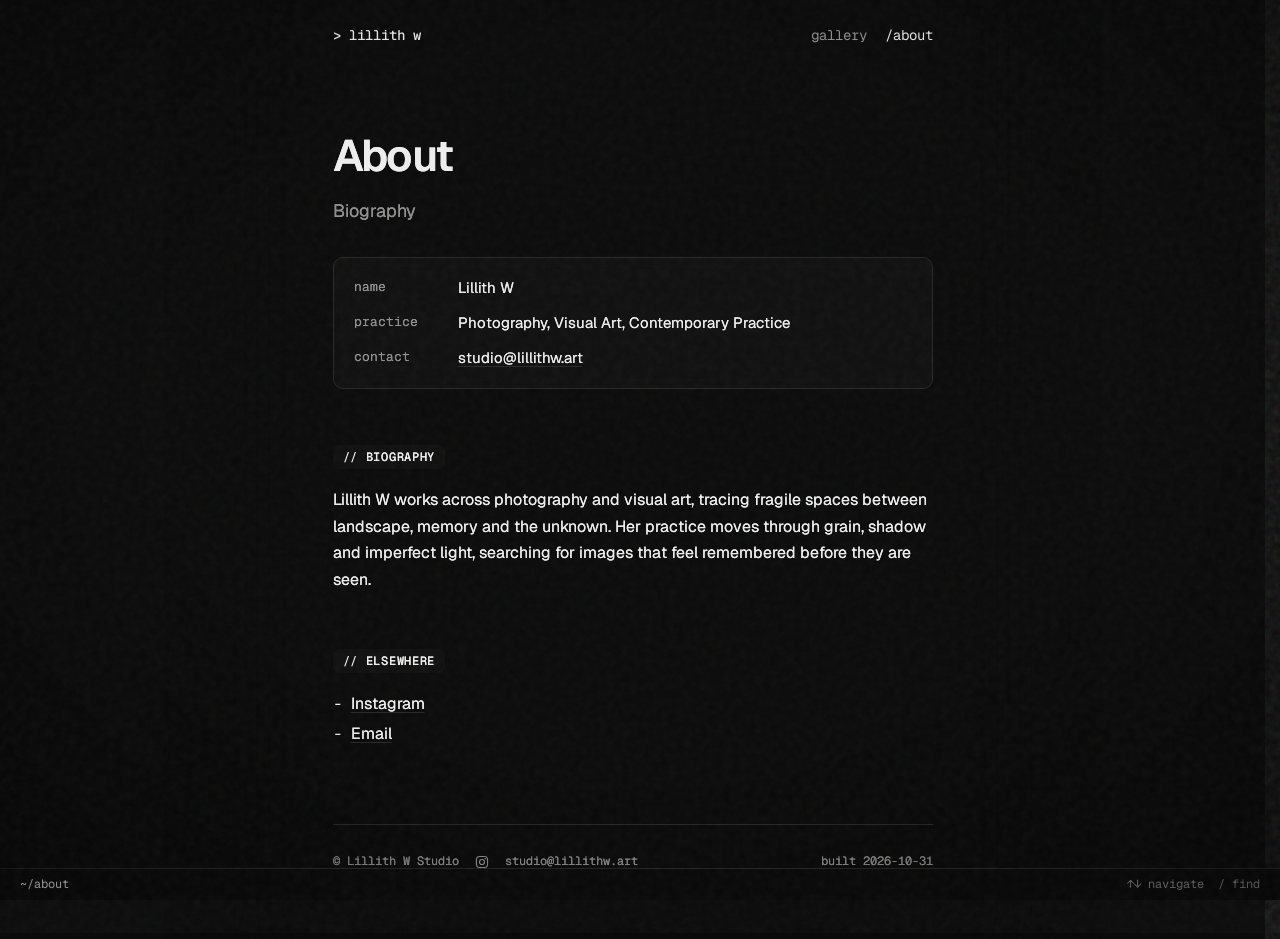
<file: about.html>
<!doctype html>
<html lang="en">
<head>
<meta charset="utf-8">
<meta name="viewport" content="width=device-width, initial-scale=1">
<script>
  // Hidden until the entrance effect (js/pagebits.js) brings it in, so it doesn't show then break apart.
  if (!matchMedia('(prefers-reduced-motion: reduce)').matches) document.documentElement.classList.add('entering');
</script>
<title>About · Lillith W</title>
<meta name="description" content="Lillith W works across photography and visual art.">
<meta property="og:title" content="About · Lillith W">
<meta property="og:description" content="Lillith W works across photography and visual art.">
<meta property="og:image" content="https://media.base44.com/images/public/6a7b7a45b68b1d4f8c360766/e4a142bd6_FW01.jpg/v1/fill/w_1200,h_630,al_c,q_85,enc_webp/e4a142bd6_FW01.webp">
<link rel="icon" href="favicon.svg" type="image/svg+xml">
<link rel="preconnect" href="https://fonts.googleapis.com">
<link rel="preconnect" href="https://fonts.gstatic.com" crossorigin>
<link href="https://fonts.googleapis.com/css2?family=Geist:wght@400;500;600&family=Geist+Mono:wght@400;500&display=swap" rel="stylesheet">
<link rel="stylesheet" href="css/site.css">
<script type="importmap">{ "imports": { "three": "https://cdn.jsdelivr.net/npm/three@0.170.0/build/three.module.js" } }</script>
<script type="module" src="js/main.js"></script>
</head>
<body>
<canvas class="backdrop" aria-hidden="true"></canvas>
<div class="wrap">
  <header class="site">
    <a class="home" href="./">lillith w</a>
    <nav>
      <a href="gallery.html">gallery</a>
      <a href="about.html" aria-current="page">about</a>
    </nav>
  </header>
  <main>
    <h1>About</h1>
    <p class="lede">Biography</p>
    <dl class="kv">
      <dt>name</dt><dd>Lillith W</dd>
      <dt>practice</dt><dd>Photography, Visual Art, Contemporary Practice</dd>
      <dt>contact</dt><dd><a href="mailto:studio@lillithw.art">studio@lillithw.art</a></dd>
    </dl>

    <h2 id="biography">Biography</h2>
    <p>Lillith W works across photography and visual art, tracing fragile spaces between landscape, memory and the unknown. Her practice moves through grain, shadow and imperfect light, searching for images that feel remembered before they are seen.</p>

    <h2 id="elsewhere">Elsewhere</h2>
    <ul class="plain">
      <li><a href="https://www.instagram.com/">Instagram</a></li>
      <li><a href="mailto:studio@lillithw.art">Email</a></li>
    </ul>
  </main>
  <footer class="site">
    <span class="foot">
      <span class="copy">© Lillith W Studio</span>
      <span class="socials"><a href="https://www.instagram.com/" rel="me" aria-label="instagram" title="instagram"><span class="logo" aria-hidden="true"><svg viewBox="0 0 24 24"><rect x="2.5" y="2.5" width="19" height="19" rx="5.5" fill="none" stroke="currentColor" stroke-width="2"/><circle cx="12" cy="12" r="4.3" fill="none" stroke="currentColor" stroke-width="2"/><circle cx="17.6" cy="6.4" r="1.3"/></svg></span></a></span>
      <a href="mailto:studio@lillithw.art">studio@lillithw.art</a>
    </span>
    <span class="meta">
      <button class="scene" type="button" title="next scene" hidden></button>
      <span class="built">built 2026-10-31</span>
    </span>
  </footer>
</div>
</body>
</html>
</file>
<file: css/site.css>
/* Dark, mono-accented, one narrow column floating over a live 3D backdrop. */
:root {
  --bg: #0a0a0a;
  --fg: #ececec;
  --muted: #8c8c8c;
  --faint: #262626;
  --soft: #141414;
  --accent: #e2e2e2; /* overwritten every 150ms by js/accent.js */
  --veil: 74%;
  --panel: color-mix(in srgb, var(--soft) 55%, transparent);
  --sans: "Geist", ui-sans-serif, system-ui, sans-serif;
  --mono: "Geist Mono", ui-monospace, "SF Mono", Menlo, monospace;
  color-scheme: dark;
}
/* On a phone the column is the whole screen, so the veil is the only thing between the reader and the city. */
@media (max-width: 900px) { :root { --veil: 46%; } }

* { box-sizing: border-box; }
html { background: var(--bg); scrollbar-gutter: stable; }
body {
  margin: 0;
  background: transparent;
  color: var(--fg);
  font: 16px/1.65 var(--sans);
  -webkit-font-smoothing: antialiased;
  text-rendering: optimizeLegibility;
}

/* The column: a translucent veil over the backdrop, feathered out with a huge soft shadow. */
.wrap {
  max-width: 680px;
  margin: 0 auto;
  padding: 0 20px;
  min-height: 100vh;
  background: color-mix(in srgb, var(--bg) var(--veil), transparent);
  backdrop-filter: blur(2px);
  box-shadow: 0 0 60px 40px color-mix(in srgb, var(--bg) var(--veil), transparent);
}
@media (min-width: 720px) { .wrap { padding: 0 40px; } }

a {
  color: inherit;
  text-decoration: underline;
  text-decoration-color: var(--faint);
  text-underline-offset: 3px;
  text-decoration-thickness: 1px;
  transition: text-decoration-color .15s;
}
a:hover { text-decoration-color: currentColor; }

/* Header: "> name" on the left, "/current" page on the right. */
header.site {
  display: flex; align-items: baseline; justify-content: space-between;
  gap: 16px; flex-wrap: wrap;
  padding: 28px 0 0;
  font: 14px/1 var(--mono);
}
header.site .home { text-decoration: none; font-weight: 500; }
header.site .home::before { content: ">"; color: var(--accent); margin-right: 8px; }
header.site nav { display: flex; gap: 18px; flex-wrap: wrap; }
header.site nav a { color: var(--muted); text-decoration: none; }
header.site nav a:hover, header.site nav a[aria-current="page"] { color: var(--fg); }
header.site nav a[aria-current="page"]::before { content: "/"; color: var(--accent); }

main { padding: clamp(48px, 10vh, 96px) 0 72px; }
h1 {
  margin: 0 0 16px;
  font-size: clamp(34px, 6vw, 44px); line-height: 1.08;
  font-weight: 600; letter-spacing: -.035em;
}
/* Section headings are little "// LABEL" chips. */
h2 {
  width: fit-content;
  margin: 56px 0 18px; padding: 6px 10px;
  border-radius: 6px;
  background: var(--panel); backdrop-filter: blur(6px);
  font: 500 12px/1 var(--mono); letter-spacing: .06em; text-transform: uppercase;
}
h2::before { content: "// "; color: var(--accent); }
h3 { margin: 0; font-size: 16px; font-weight: 500; letter-spacing: -.01em; }
p { margin: 0 0 14px; }
.lede { font-size: 18px; color: var(--muted); max-width: 34em; }
.lede strong { color: var(--fg); font-weight: 500; }

/* Key/value card. */
.kv {
  display: grid; grid-template-columns: 88px minmax(0, 1fr); gap: 10px 16px;
  margin: 32px 0 0; padding: 18px 20px;
  border: 1px solid var(--faint); border-radius: 10px;
  background: var(--panel); backdrop-filter: blur(6px);
  font-size: 15px;
}
.kv dt { font: 13px/1.65 var(--mono); color: var(--muted); }
.kv dd { margin: 0; min-width: 0; }

/* Timeline of jobs/projects. */
.log {
  list-style: none; margin: 0; padding: 0 16px;
  border: 1px solid var(--faint); border-radius: 10px;
  background: var(--panel); backdrop-filter: blur(6px);
}
.log li {
  display: grid; grid-template-columns: 108px minmax(0, 1fr); gap: 16px;
  padding: 14px 0; border-top: 1px solid var(--faint);
}
.log li:first-child { border-top: 0; }
.log .when { font: 13px/1.75 var(--mono); color: var(--muted); white-space: nowrap; }
.log .org { color: var(--muted); font-weight: 400; }
.log p { margin: 2px 0 0; color: var(--muted); font-size: 15px; }

.posts { list-style: none; margin: 0; padding: 0; }
.posts li { display: grid; grid-template-columns: 108px minmax(0, 1fr); gap: 16px; padding: 10px 0; }
.posts time { font: 13px/1.75 var(--mono); color: var(--muted); }

.empty {
  padding: 18px 20px;
  border: 1px dashed var(--faint); border-radius: 10px;
  color: var(--muted); font: 14px/1.6 var(--mono);
}

/* The "- " marker is a ::before, not a ::marker: a marker inherits -webkit-text-fill-color and
   would vanish with the text during a page transition. */
ul.plain { margin: 0; padding-left: 18px; list-style: none; }
ul.plain li { margin: 4px 0; }
ul.plain li::before { content: "- "; color: var(--accent); font-family: var(--mono); display: inline-block; width: 18px; margin-left: -18px; }

/* Footer: socials and the clickable scene name, like a file path. */
footer.site {
  display: flex; justify-content: space-between; gap: 12px; flex-wrap: wrap;
  padding: 24px 0 40px;
  border-top: 1px solid var(--faint);
  font: 12px/1.6 var(--mono); color: var(--muted);
}
footer.site a { color: var(--muted); }
footer.site .meta { display: inline-flex; align-items: center; gap: 22px; flex-wrap: wrap; margin-left: auto; }
footer.site .scene {
  padding: 0; border: 0; background: none; font: inherit; color: var(--muted); cursor: pointer;
  text-decoration: underline; text-decoration-color: var(--faint);
  text-underline-offset: 3px; text-decoration-thickness: 1px;
}
footer.site .scene:hover { color: var(--fg); text-decoration-color: currentColor; }
footer.site .scene[hidden] { display: none; }
.foot { display: inline-flex; align-items: center; gap: 10px; flex-wrap: wrap; }
.socials { display: inline-flex; gap: 10px; }
.socials a { display: grid; place-items: center; width: 26px; height: 26px; border-radius: 50%; text-decoration: none; }
.socials a:hover { background: var(--soft); }
.logo { display: inline-grid; place-items: center; width: 14px; height: 14px; color: var(--muted); }
.logo svg { width: 100%; height: 100%; fill: currentColor; }
.socials a:hover .logo { color: var(--fg); }

@media (max-width: 520px) {
  .log li, .posts li { grid-template-columns: minmax(0, 1fr); gap: 2px; }
  .kv { grid-template-columns: 72px minmax(0, 1fr); padding: 16px; }
}

/* ---- Keyboard navigation (js/keynav.js) ---- */
.kcursor, .krow, .kbar { pointer-events: none; opacity: 0; }
.kcursor {
  position: absolute; left: 0; top: 0; margin-top: -.6em;
  font: 500 14px/1.2 var(--mono); color: var(--accent);
  z-index: 11; transition: transform 80ms ease-out, opacity 120ms;
}
.krow {
  position: absolute; left: 0; top: 0; border-radius: 6px;
  background: color-mix(in srgb, var(--accent) 8%, transparent);
  box-shadow: inset 2px 0 0 var(--accent);
  z-index: 0; transition: transform 80ms ease-out, height 80ms ease-out, opacity 120ms;
}
.kbar {
  position: fixed; left: 0; right: 0; bottom: 0;
  display: flex; justify-content: space-between; gap: 16px;
  padding: 7px 20px;
  background: color-mix(in srgb, var(--bg) 88%, transparent); backdrop-filter: blur(6px);
  border-top: 1px solid var(--faint);
  font: 12px/1.4 var(--mono); color: var(--muted);
  z-index: 20; white-space: pre;
}
.kbar .kpath { color: var(--accent); overflow: hidden; text-overflow: ellipsis; }
.keynav .kcursor, .keynav .krow, .kready .kbar { opacity: 1; }
.kready footer.site { padding-bottom: 64px; }
.keynav .kcursor { animation: kblink 1.1s steps(1) infinite; }
@keyframes kblink { 50% { opacity: 0; } }
/* During a page transition (html.ktx, set by keynav on pagebits:start/end) the cursor and row step out of the shot. */
.ktx .kcursor, .ktx .krow { opacity: 0; }
.ktx .kcursor { animation: none; }
.keynav header.site .home::before { visibility: hidden; }
.keynav .ksel { color: var(--fg); }
.keynav a.ksel, .keynav .scene.ksel, .keynav li.ksel a { color: var(--fg); text-decoration-color: currentColor; }
.keynav .ksel .logo { color: var(--fg); }
.keynav .socials a.ksel { background: color-mix(in srgb, var(--accent) 16%, transparent); }
.kjump .kcursor, .kjump .krow { transition: none; }
.kshake .krow, .keynav.kshake .kcursor { animation: kshake .28s ease-out; }
@keyframes kshake { 15% { translate: -5px; } 35% { translate: 4px; } 55% { translate: -3px; } 75% { translate: 2px; } }

/* ---- Page transitions (js/pagebits.js) ---- */
/* An explicit size matters: a canvas sizes itself to its pixel buffer (viewport × devicePixelRatio),
   not to inset: 0, so without it the effect is drawn oversized on any screen scaled above 100%.
   pagebits.js pins the inline width/height to backing ÷ dpr: html's scrollbar-gutter makes 100%
   narrower than documentElement.clientWidth, which squeezed the glyphs and doubled the hand-off. */
.pagebits { position: fixed; inset: 0; width: 100%; height: 100%; z-index: 12; pointer-events: none; }
/* .tx-hide sits on the block that holds the text (never on main/footer); furniture drawn by
   pseudo-elements stays put, and a link's underline fades with its word. */
.tx-hide { -webkit-text-fill-color: transparent; }
.tx-hide::before, .tx-hide::after, .tx-hide ::before, .tx-hide ::after { -webkit-text-fill-color: currentColor; }
.tx-hide a, a.tx-hide { text-decoration-color: transparent; } /* `a` already transitions text-decoration-color; scoped so hover is untouched */
/* First paint waits for the entrance effect; the 3s fallback means content never stays hidden. */
html.entering :is(main, footer.site) { opacity: 0; animation: entered 0s 3s forwards; }
@keyframes entered { to { opacity: 1; } }

/* ---- 3D backdrop (js/backdrop.js) ---- */
.backdrop {
  position: fixed; inset: 0; width: 100vw; height: 100vh; height: 100lvh;
  z-index: -1; pointer-events: none;
  opacity: 0; transition: opacity 1.2s ease;
  /* Fade the edges, and dim behind the text column by --center (set per scene). */
  --fade:
    linear-gradient(to right, transparent, #000 7%, #000 93%, transparent),
    linear-gradient(to bottom, transparent, #000 9%, #000 80%, transparent),
    linear-gradient(to right, #000 calc(50% - 480px), rgb(0 0 0 / var(--center, 1)) calc(50% - 340px),
      rgb(0 0 0 / var(--center, 1)) calc(50% + 340px), #000 calc(50% + 480px));
  mask-image: var(--fade);
  mask-composite: intersect;
}
.backdrop.on { opacity: 1; }

@media (prefers-reduced-motion: reduce) {
  .kcursor, .krow { transition: none; }
  .ktx .kcursor, .ktx .krow { transition: none; }
  .keynav .kcursor, .kshake .krow, .keynav.kshake .kcursor { animation: none; }
}

/* ---- Artist statement and works grid ---- */
.statement p { color: var(--muted); font-size: 17px; }
.statement p:first-child { color: var(--fg); }
.works { display: grid; grid-template-columns: repeat(2, minmax(0, 1fr)); gap: 22px 16px; }
.works figure { margin: 0; }
.works a { display: block; border-radius: 8px; overflow: hidden; border: 1px solid var(--faint); background: var(--soft); }
.works img { display: block; width: 100%; height: auto; aspect-ratio: 4 / 3; object-fit: cover; transition: transform .4s ease, filter .4s ease; filter: saturate(.92); }
.works a:hover img, .keynav .ksel img { transform: scale(1.03); filter: none; }
.keynav .works .ksel a { border-color: var(--accent); }
.works figcaption { display: flex; flex-direction: column; gap: 2px; margin-top: 8px; }
.works .t { font: 500 12px/1.4 var(--mono); letter-spacing: .06em; text-transform: uppercase; }
.works .m { font: 12px/1.4 var(--mono); color: var(--muted); }
.more { margin: 22px 0 0; font: 13px/1.6 var(--mono); }
.more a { color: var(--muted); }
.more a:hover { color: var(--fg); }
@media (max-width: 520px) { .works { grid-template-columns: minmax(0, 1fr); } }

/* ---- Black and white film (js/film.js) ---- */
::selection { background: #e2e2e2; color: #0a0a0a; }
/* Photographs are shown in black and white, a touch crushed, like a print. */
.works img { filter: grayscale(1) contrast(1.25) brightness(.85); }
.works a:hover img, .keynav .ksel img { filter: grayscale(1) contrast(1.25) brightness(1); }
/* Soften the 3D just slightly, like a lens that isn't quite in focus. */
.backdrop { filter: grayscale(1) blur(.5px); }

/* Light grain, as on her original homepage: fractal noise, overlay-blended at low opacity.
   Each layer is its own fixed element so the blend reaches the page underneath (a wrapper with a
   z-index would isolate it and the overlay would do nothing). */
.film-grain {
  --grain: .2; /* strength on photos and mid-tones: her homepage uses .12 */
  position: fixed; inset: -180px; z-index: 40;
  pointer-events: none;
  background-repeat: repeat;
  mix-blend-mode: overlay;
  opacity: var(--grain);
  will-change: transform;
}
/* Overlay barely touches near-black, so a second, very faint screen layer carries the grain into
   the dark background the way it shows on her mid-grey hero. */
.film-grain.shadows { --grain: .06; mix-blend-mode: screen; }
.film-vignette {
  --vignette: .45; /* how dark the corners get */
  position: fixed; inset: 0; z-index: 39; pointer-events: none;
  background: radial-gradient(ellipse at 50% 45%, transparent 55%, rgb(0 0 0 / var(--vignette)) 100%);
}
</file>
